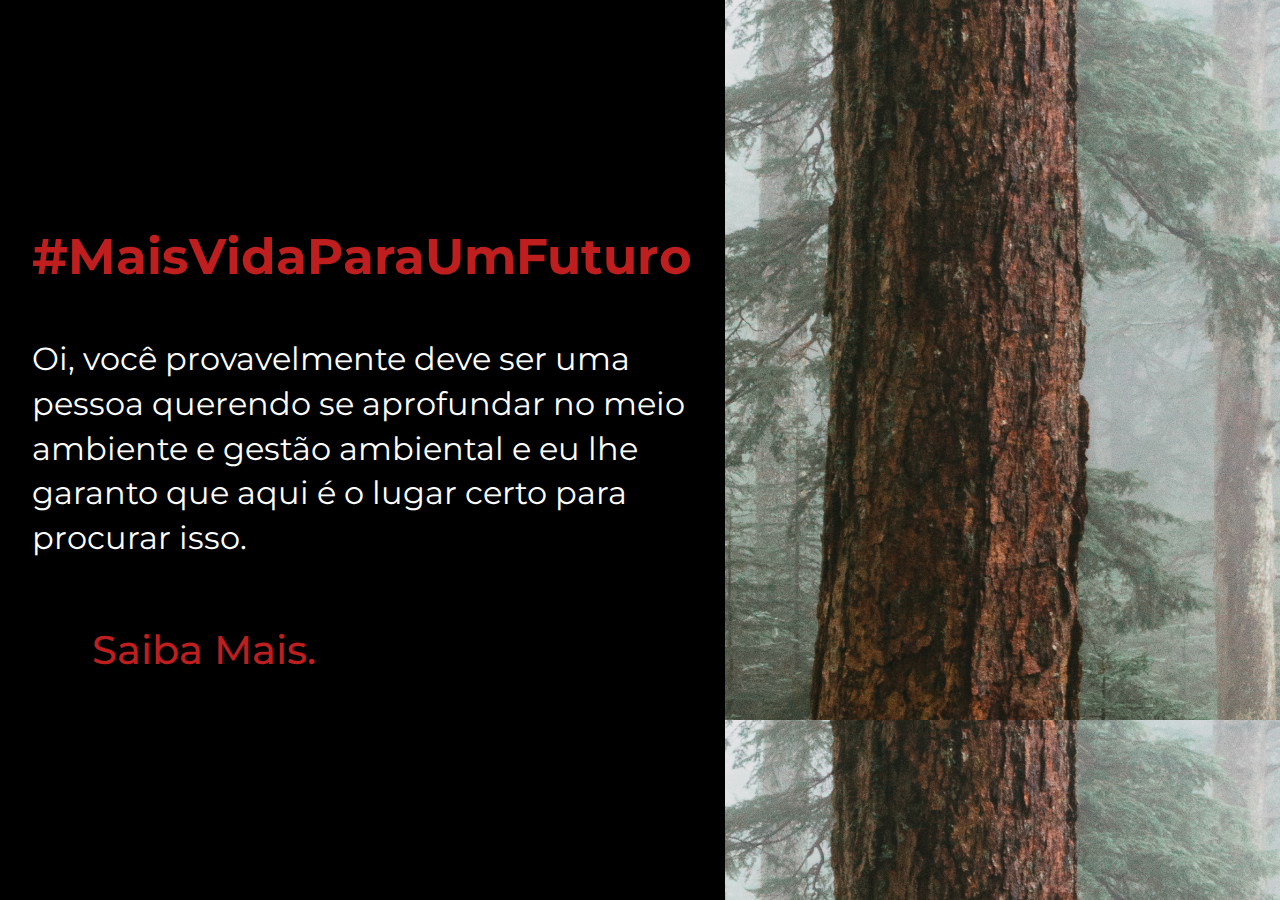
<file: index.html>
<!DOCTYPE html>
<html lang="pt-br">
<head>
      <meta charset="UTF-8">
      <meta name="viewport" content="width=device-width, initial-scale=1.0">
      <link rel="stylesheet" href="css/main.css">
      <title>Document</title>  
      <link rel="preconnect" href="https://fonts.gstatic.com">
<link href="https://fonts.googleapis.com/css2?family=Montserrat:wght@400;700&display=swap" rel="stylesheet">  
</head>
<body>
      <section>
            <div>
                  <h1>#MaisVidaParaUmFuturo</h1>
                  <p>Oi, você provavelmente deve ser uma pessoa querendo se aprofundar no meio ambiente e gestão ambiental e eu lhe garanto que aqui é o lugar certo para procurar isso.</p>
                  <a href="Principal.html">Saiba Mais.</a>
            </div>
      </section>
</body>
</html>
</file>
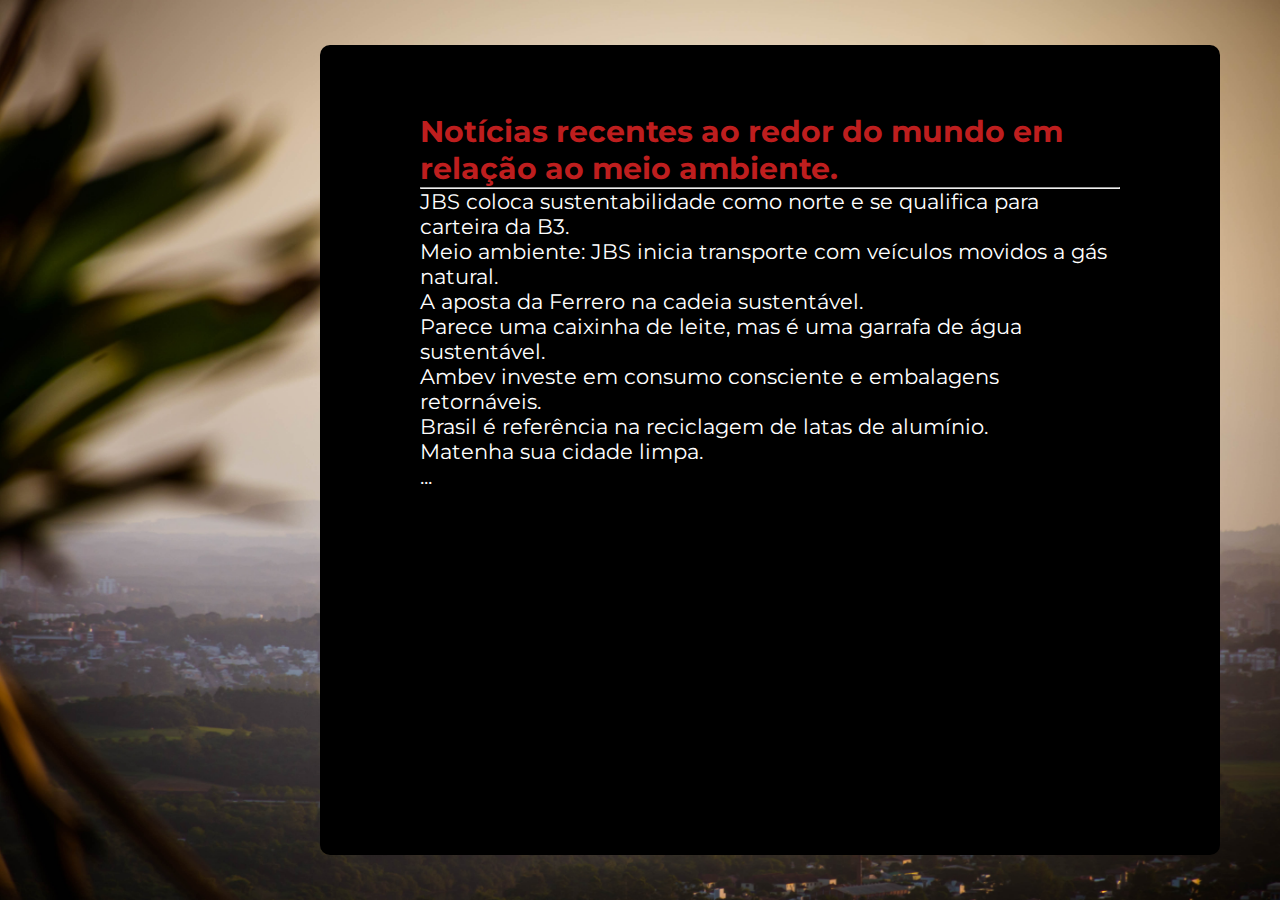
<file: final.html>
<!DOCTYPE html>
<html lang="pt-br">
<head>
      <meta charset="UTF-8">
      <meta name="viewport" content="width=device-width, initial-scale=1.0">
      <link rel="stylesheet" href="css4/main.css">
      <title>Document</title>
      <link href="https://fonts.googleapis.com/css2?family=Montserrat:wght@400;700&display=swap" rel="stylesheet">
</head>
<body>
      <section class="fundo">
            <div class="container">
                  
                  <div class="container-conteudo">
                        <h1>Notícias recentes ao redor do mundo em relação ao meio ambiente.</h1>
                        <hr>
                        <ul>
                              <li><a href="https://veja.abril.com.br/blog/radar-economico/jbs-coloca-sustentabilidade-como-norte-e-se-qualifica-para-carteira-da-b3/" target="blank"> JBS coloca sustentabilidade como norte e se qualifica para carteira da B3.</a></li>
                              <li><a href="https://veja.abril.com.br/blog/radar-economico/meio-ambiente-jbs-inicia-transporte-em-veiculos-movidos-a-gas-natural/" target="blank">Meio ambiente: JBS inicia transporte com veículos movidos a gás natural.</a></li>
                              <li><a href="https://veja.abril.com.br/blog/radar/a-aposta-da-ferrero-na-cadeia-sustentavel/" target="blank">A aposta da Ferrero na cadeia sustentável.</a></li>
                              <li><a href="https://veja.abril.com.br/blog/radar-economico/parece-uma-caixinha-de-leite-mas-e-uma-garrafa-de-agua-sustentavel/" target="blank">Parece uma caixinha de leite, mas é uma garrafa de água sustentável.</a></li>
                              <li><a href="https://veja.abril.com.br/blog/radar-economico/ambev-investe-em-consumo-consciente-e-embalagens-retornaveis/" target="blank">Ambev investe em consumo consciente e embalagens retornáveis.</a></li>
                              <li><a href="https://veja.abril.com.br/blog/radar/brasil-e-referencia-mundial-na-reciclagem-de-latas-de-aluminio/" target="blank">Brasil é referência na reciclagem de latas de alumínio.</a></li>
                              <li><a href="https://veja.abril.com.br/blog/matheus-leitao/mantenha-sua-cidade-limpa/" target="blank">Matenha sua cidade limpa.</a></li>
                              <li><a href="https://veja.abril.com.br/noticias-sobre/sustentabilidade/" target="blank">...</a></li>
                        </ul>
                  </div>
            </div>
      </section>
      
</body>
</html>
</file>
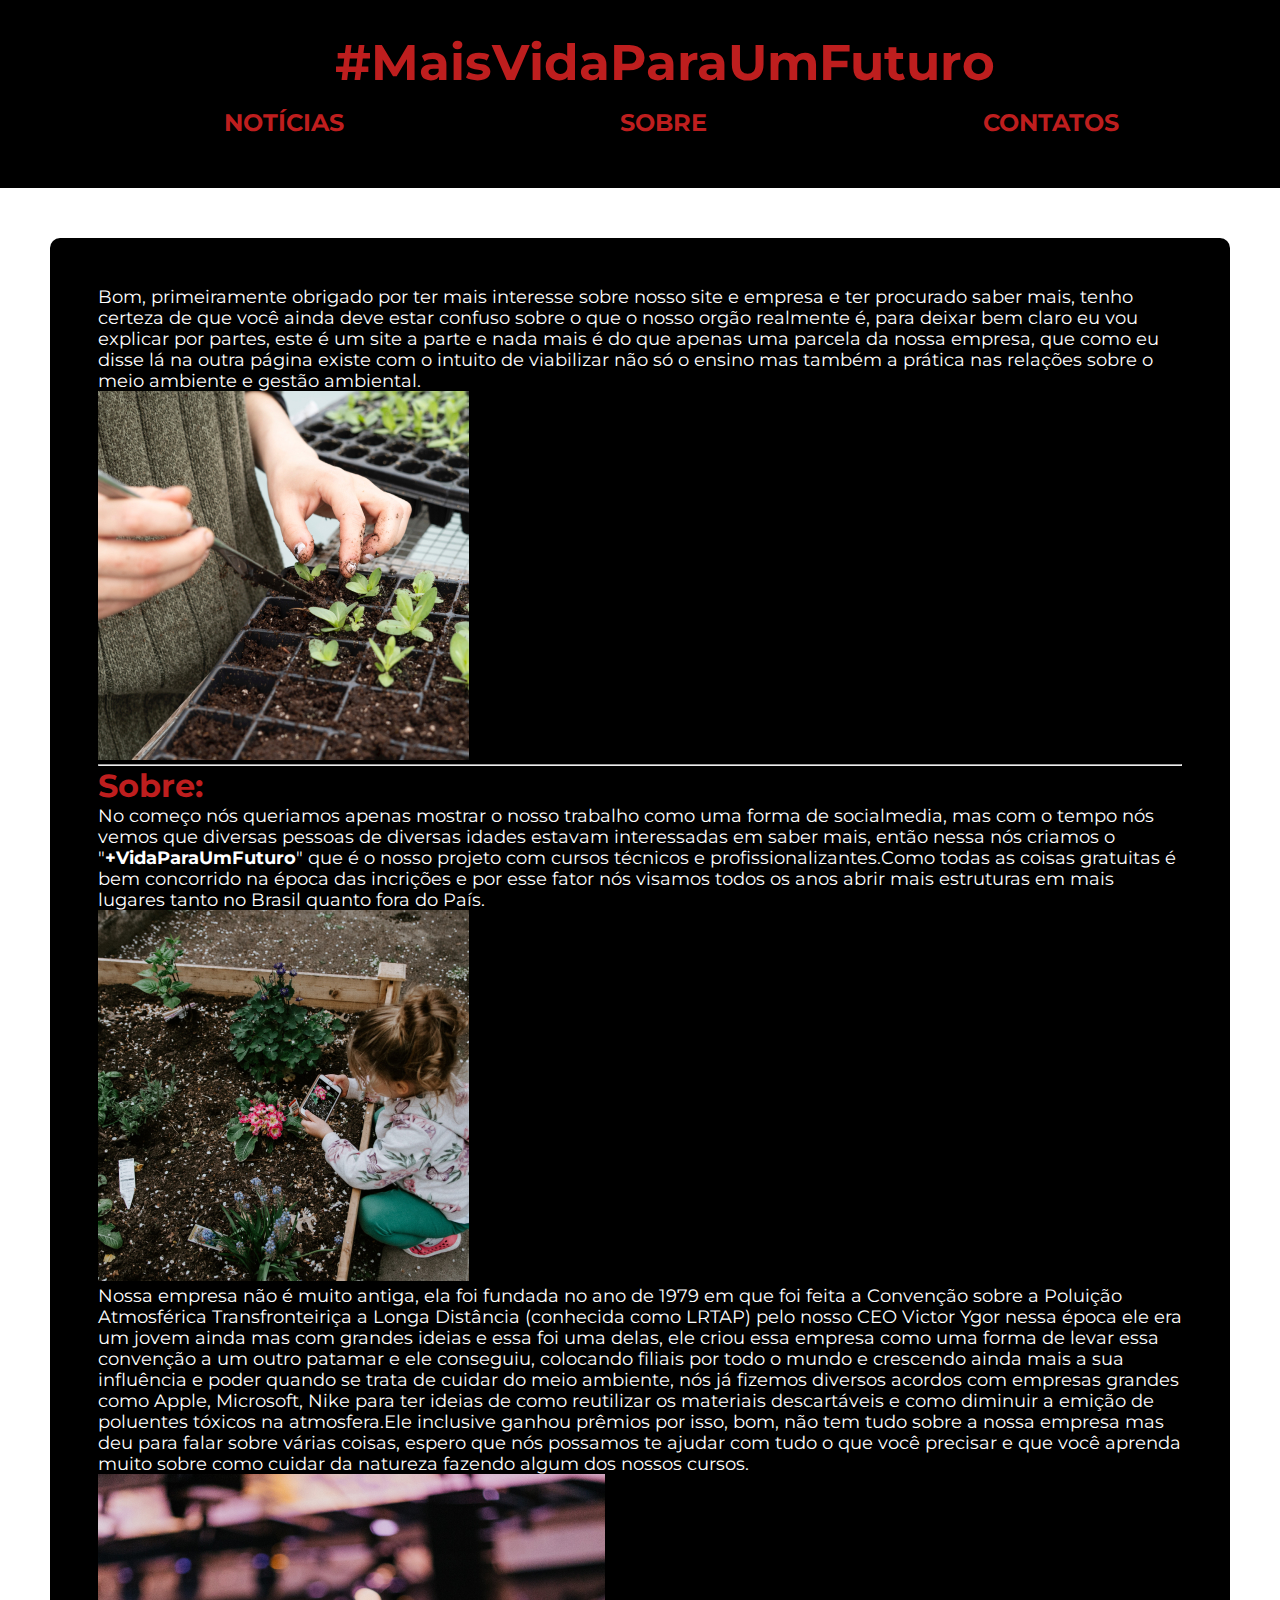
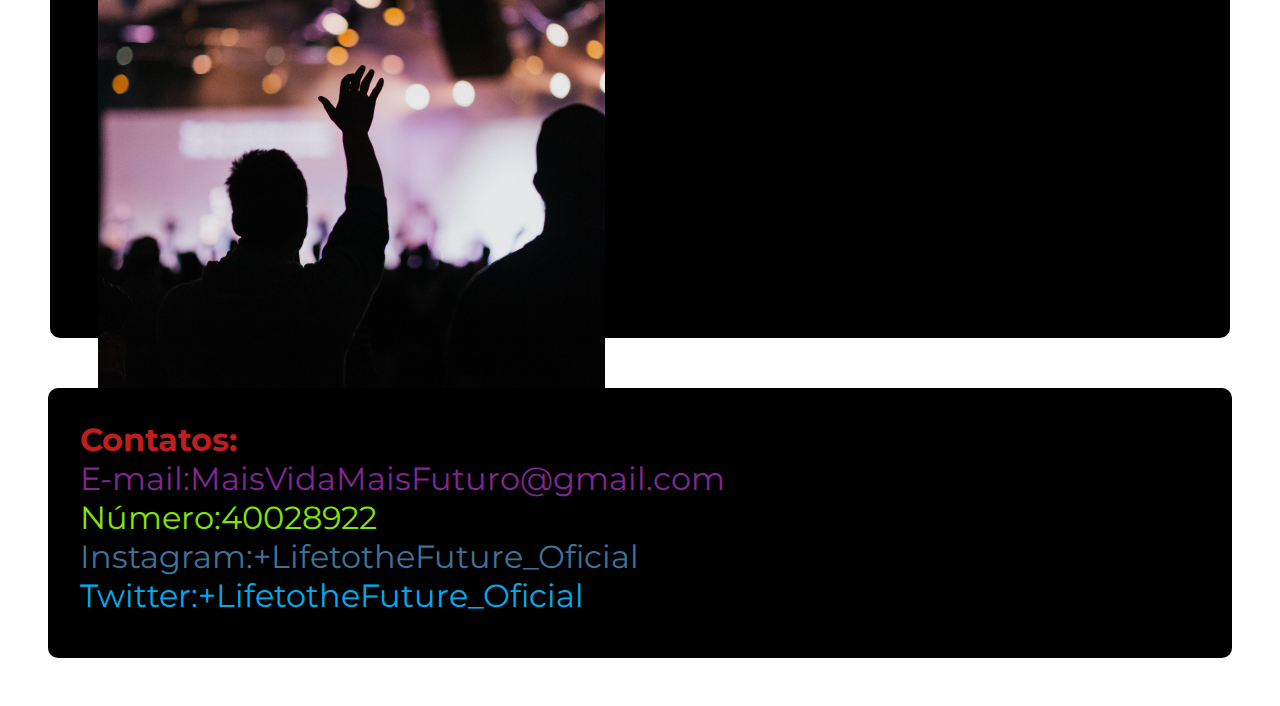
<file: Principal.html>
<!DOCTYPE html>
<html lang="pt-br">
<head>
      <meta charset="UTF-8">
      <meta name="viewport" content="width=device-width, initial-scale=1.0">
      <link rel="stylesheet" href="css2/main.css">
      <title>Principal</title>
      <link href="https://fonts.googleapis.com/css2?family=Montserrat:wght@400;700&display=swap" rel="stylesheet"> 
</head>
<body>
      <section class="container">
           <div class="container-conteudo">
                 <h1>#MaisVidaParaUmFuturo</h1>
                  <nav><ul>
                       <li><a href="final.html" target="blank">Notícias</a></li>
                       <li><a href="#sobre">Sobre</a></li>
                       <li><a href="#contatos">Contatos</a></li>
                  </nav>
                 </ul>
           </div>
      </section>
            <div class="Início">
                  <div class="Início-conteudo">
                        <p>Bom, primeiramente obrigado por ter mais interesse sobre nosso site e empresa e ter procurado saber mais, tenho certeza de que você ainda deve estar confuso sobre o que o nosso orgão realmente é, para deixar bem claro eu vou explicar por partes, este é um site a parte e nada mais é do que apenas uma parcela da nossa empresa, que como eu disse lá na outra página existe com o intuito de viabilizar não só o ensino mas também a prática nas relações sobre o meio ambiente e gestão ambiental.</p>
                        <div class="img"><p><img src="img/img.22.jpg" alt=""></p></div><hr>
                        <h2 id="sobre">Sobre:</h2>
                        <p> No começo nós queriamos apenas mostrar o nosso trabalho como uma forma de socialmedia, mas com o tempo nós vemos que diversas pessoas de diversas idades estavam interessadas em saber mais, então nessa nós criamos o "<strong>+VidaParaUmFuturo</strong>" que é o nosso projeto com cursos técnicos e profissionalizantes.Como todas as coisas gratuitas é bem concorrido na época das incrições e por esse fator nós visamos todos os anos abrir mais estruturas em mais lugares tanto no Brasil quanto fora do País.
                        </p>
                        <div><p><img src="img/img.23.jpg" alt=""></p></div>
                        <p> Nossa empresa não é muito antiga, ela foi fundada no ano de 1979 em que foi feita a Convenção sobre a Poluição Atmosférica Transfronteiriça a Longa Distância (conhecida como LRTAP) pelo nosso CEO Victor Ygor nessa época ele era um jovem ainda mas com grandes ideias e essa foi uma delas, ele criou essa empresa como uma forma de levar essa convenção a um outro patamar e ele conseguiu, colocando filiais por todo o mundo e crescendo ainda mais a sua influência e poder quando se trata de cuidar do meio ambiente, nós já fizemos diversos acordos com empresas grandes como Apple, Microsoft, Nike para ter ideias de como reutilizar os materiais descartáveis e como diminuir a emição de poluentes tóxicos na atmosfera.Ele inclusive ganhou prêmios por isso, bom, não tem tudo sobre a nossa empresa mas deu para falar sobre várias coisas, espero que nós possamos te ajudar com tudo o que você precisar e que você aprenda muito sobre como cuidar da natureza fazendo algum dos nossos cursos.
                        </p>
                        <div><p><img src="img/img.26.jpg" alt=""></p></div>
                  </div>
            </div>      
      </section>
      <section>
            <div class="contatos">
                  <div class="contatos-conteudo">
                        <h2 id="contatos"> Contatos:</h2>
                        <ul>
                              <li><span style="color: rgb(128, 39, 146) ">E-mail:MaisVidaMaisFuturo@gmail.com</span></li>
                              <li><span style="color:rgb(132, 230,0)">Número:40028922</span></li>
                              <li><span style="color:#3f729b">Instagram:+LifetotheFuture_Oficial</span></li>
                              <li><span style="color:rgb(0,172,238)">Twitter:+LifetotheFuture_Oficial</span></li>
                        </ul>
                  </div>
            </div>
      </section>
</body>
</html>
</file>
<file: css/main.css>
*{
      padding: 0;
      margin: 0;
      box-sizing: border-box;
      font-family: "montserrat", sans-serif ;
}
body{
      width: 100vh;
      background-size: cover;
      background-image: url(../img/img.20.jpg);
}
section{
      padding: 2rem;
      display: flex;
      position: absolute;
      background: rgb(0, 0, 0)      
}
div h1{
      font-size: 50px;
      margin-bottom: 1em;
      animation: animacao 3s ease alternate-reverse; 
      color: rgb(190,30,30) ;     
}
div p{
      font-size: 2rem;
      line-height: 140%;
      margin-bottom: 2em;
      color: white;
}
div a{
      font-size: 2.5rem;
      text-decoration: none;
      color: rgb(190,30,30);
      font-weight: 500;
      padding: 1em 1.5em;
      border-radius: 5px;
}
img{
      margin-top:3rem;
      max-width: 100%;
      border-radius: 10px;
}
@media(min-width:835px){
      section{
            height: 100vh;
            display: flex;
            align-items: center;
            max-width: 725px;
            margin: auto;

      }
}
@keyframes animacao{
      to{
            transform: translate(0);
            opacity: 0;
            color: inherit black;
      }
      from{
            transform: translate(-50);
            transform-origin: bottom;
            opacity: 3;
      }
}
</file>
<file: css4/main.css>
*{
      padding: 0;
      margin: 0;
      box-sizing: border-box;
      font-family: "montserrat", sans-serif ;
}
.fundo{
      height: 100vh;
      background-size: cover;
      background-color: white;
      background-image: url("../img/img.21.jpg");
}
.container{
      width: 100vh;
      height: 90vh;
      background-color: rgb(0, 0, 0);
      position: absolute;
      top: 50%;
      left: 25%;
      transform: translateY(-50%);
      border-radius: 10px;
}
.container-conteudo{
      margin: 68px 100px;
}
div h1{
      font-size: 30px;
      color: rgb(190,30,30);
      animation: animacao 4s alternate;
}
ul{
       list-style-type: none;
}
nav ul li{
      display: inline-block;
}
nav ul li:last-of-type{
      margin-right: 0%;
}
li a {
      color: white;
      text-decoration: none;
      font-size: 1.3em;
      animation: animacao 4s alternate;
}
@keyframes animacao{
      to{
            transform: translate(0);
            opacity: 3;
            color: inherit black;
      }
      from{
            transform: translate(-50);
            transform-origin: bottom;
            opacity: 0;
      }
}
</file>
<file: css2/main.css>
*{
      padding: 0;
      margin: 0;
      box-sizing: border-box;
      font-family: "montserrat", sans-serif ;
}
.container{
      padding: 2rem;
      display: flex;
      position: relative;
      height: 20%;
      background-color: rgb(0, 0, 0);
}
div h1{
     color: rgb(190, 30, 30);
     font-size: 50px;
     margin-left: 26%;
}
div h2{
      font-size: 2rem;
      color: rgb(190, 30, 30);
}
div p{
      font-size: 1.1rem;
}
div a{
      font-size: 1.5rem;
      text-decoration: none;
      color: rgb(190,30,30);
}
li{
      list-style-type: none;
      vertical-align: bottom;
}
nav ul li {
      display: inline-block;
      line-height: 60px;
      margin-right: 5rem; 
      justify-content: space-around;
}
nav a{
      text-decoration: none;
      text-transform: uppercase;
      font-weight: bold;
      text-align: center; 
      margin-left: 12rem;
}
.Início{
      border-radius: 10px;
      padding: 3rem;
      margin: 50px;
      background-color: black;
      height: 1700px;
}
.Início-conteudo{
      color: white;
      right: 50%;
}
.contatos{
      padding: 2rem;
      margin: 3rem;
      border-radius: 10px;
      display: flex;
      position: relative;
      height: 270px;
      background-color: rgb(0, 0, 0);
}
.contatos-conteudo{
      color: white;      
      font-size: 2rem;
}
span-cor{
      color: red;
}
</file>
